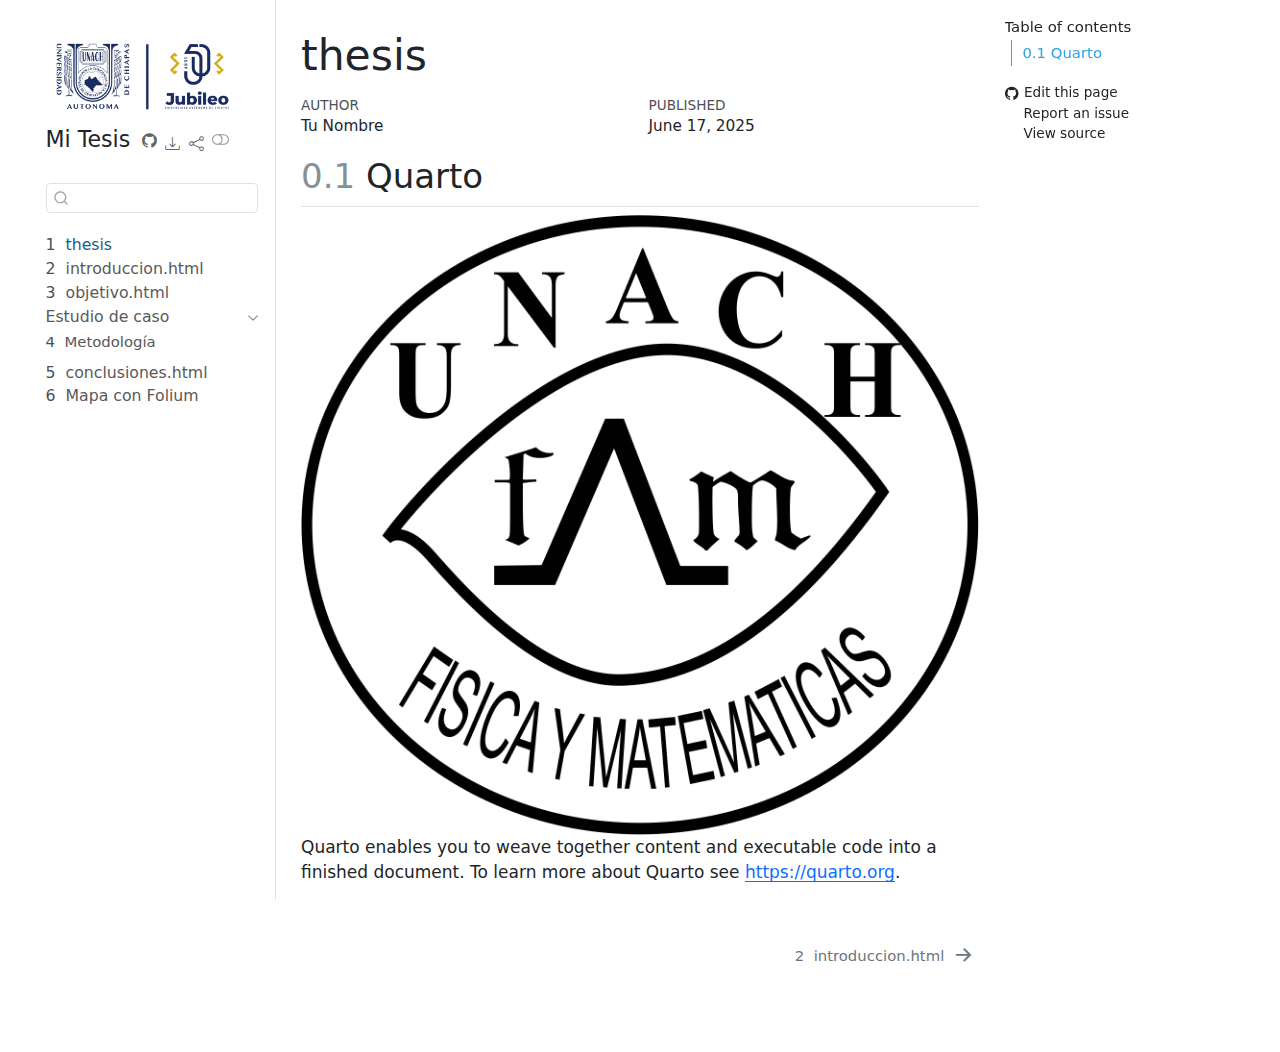
<file: docs/index.html>
<!DOCTYPE html>
<html xmlns="http://www.w3.org/1999/xhtml" lang="en" xml:lang="en"><head>

<meta charset="utf-8">
<meta name="generator" content="quarto-1.7.31">

<meta name="viewport" content="width=device-width, initial-scale=1.0, user-scalable=yes">

<meta name="author" content="Tu Nombre">
<meta name="dcterms.date" content="2025-06-17">

<title>thesis</title>
<style>
code{white-space: pre-wrap;}
span.smallcaps{font-variant: small-caps;}
div.columns{display: flex; gap: min(4vw, 1.5em);}
div.column{flex: auto; overflow-x: auto;}
div.hanging-indent{margin-left: 1.5em; text-indent: -1.5em;}
ul.task-list{list-style: none;}
ul.task-list li input[type="checkbox"] {
  width: 0.8em;
  margin: 0 0.8em 0.2em -1em; /* quarto-specific, see https://github.com/quarto-dev/quarto-cli/issues/4556 */ 
  vertical-align: middle;
}
</style>


<script src="site_libs/quarto-nav/quarto-nav.js"></script>
<script src="site_libs/quarto-nav/headroom.min.js"></script>
<script src="site_libs/clipboard/clipboard.min.js"></script>
<script src="site_libs/quarto-search/autocomplete.umd.js"></script>
<script src="site_libs/quarto-search/fuse.min.js"></script>
<script src="site_libs/quarto-search/quarto-search.js"></script>
<meta name="quarto:offset" content="./">
<link href="./introduccion.html" rel="next">
<script src="site_libs/quarto-html/quarto.js" type="module"></script>
<script src="site_libs/quarto-html/tabsets/tabsets.js" type="module"></script>
<script src="site_libs/quarto-html/popper.min.js"></script>
<script src="site_libs/quarto-html/tippy.umd.min.js"></script>
<script src="site_libs/quarto-html/anchor.min.js"></script>
<link href="site_libs/quarto-html/tippy.css" rel="stylesheet">
<link href="site_libs/quarto-html/quarto-syntax-highlighting-e1a5c8363afafaef2c763b6775fbf3ca.css" rel="stylesheet" class="quarto-color-scheme" id="quarto-text-highlighting-styles">
<link href="site_libs/quarto-html/quarto-syntax-highlighting-dark-8ef56b68f8fa1e9d2ba328e99e439f80.css" rel="stylesheet" class="quarto-color-scheme quarto-color-alternate" id="quarto-text-highlighting-styles">
<link href="site_libs/quarto-html/quarto-syntax-highlighting-e1a5c8363afafaef2c763b6775fbf3ca.css" rel="stylesheet" class="quarto-color-scheme-extra" id="quarto-text-highlighting-styles">
<script src="site_libs/bootstrap/bootstrap.min.js"></script>
<link href="site_libs/bootstrap/bootstrap-icons.css" rel="stylesheet">
<link href="site_libs/bootstrap/bootstrap-55bbb681d56ddd1511ace36a7abbe853.min.css" rel="stylesheet" append-hash="true" class="quarto-color-scheme" id="quarto-bootstrap" data-mode="light">
<link href="site_libs/bootstrap/bootstrap-dark-5c7f173460c4846ca32ac18b90b169c9.min.css" rel="stylesheet" append-hash="true" class="quarto-color-scheme quarto-color-alternate" id="quarto-bootstrap" data-mode="dark">
<link href="site_libs/bootstrap/bootstrap-55bbb681d56ddd1511ace36a7abbe853.min.css" rel="stylesheet" append-hash="true" class="quarto-color-scheme-extra" id="quarto-bootstrap" data-mode="light">
<script id="quarto-search-options" type="application/json">{
  "location": "sidebar",
  "copy-button": false,
  "collapse-after": 3,
  "panel-placement": "start",
  "type": "textbox",
  "limit": 50,
  "keyboard-shortcut": [
    "f",
    "/",
    "s"
  ],
  "show-item-context": false,
  "language": {
    "search-no-results-text": "No results",
    "search-matching-documents-text": "matching documents",
    "search-copy-link-title": "Copy link to search",
    "search-hide-matches-text": "Hide additional matches",
    "search-more-match-text": "more match in this document",
    "search-more-matches-text": "more matches in this document",
    "search-clear-button-title": "Clear",
    "search-text-placeholder": "",
    "search-detached-cancel-button-title": "Cancel",
    "search-submit-button-title": "Submit",
    "search-label": "Search"
  }
}</script>


<link rel="stylesheet" href="styles.css">
<meta property="og:title" content="Mi Tesis">
<meta property="og:description" content="">
<meta property="og:image" content="logos/FCFM-UNACH.png">
<meta property="og:site_name" content="Mi Tesis">
<meta name="twitter:title" content="Mi Tesis">
<meta name="twitter:description" content="">
<meta name="twitter:image" content="logos/FCFM-UNACH.png">
<meta name="twitter:card" content="summary_large_image">
</head>

<body class="nav-sidebar floating quarto-light"><script id="quarto-html-before-body" type="application/javascript">
    const toggleBodyColorMode = (bsSheetEl) => {
      const mode = bsSheetEl.getAttribute("data-mode");
      const bodyEl = window.document.querySelector("body");
      if (mode === "dark") {
        bodyEl.classList.add("quarto-dark");
        bodyEl.classList.remove("quarto-light");
      } else {
        bodyEl.classList.add("quarto-light");
        bodyEl.classList.remove("quarto-dark");
      }
    }
    const toggleBodyColorPrimary = () => {
      const bsSheetEl = window.document.querySelector("link#quarto-bootstrap:not([rel=disabled-stylesheet])");
      if (bsSheetEl) {
        toggleBodyColorMode(bsSheetEl);
      }
    }
    const setColorSchemeToggle = (alternate) => {
      const toggles = window.document.querySelectorAll('.quarto-color-scheme-toggle');
      for (let i=0; i < toggles.length; i++) {
        const toggle = toggles[i];
        if (toggle) {
          if (alternate) {
            toggle.classList.add("alternate");
          } else {
            toggle.classList.remove("alternate");
          }
        }
      }
    };
    const toggleColorMode = (alternate) => {
      // Switch the stylesheets
      const primaryStylesheets = window.document.querySelectorAll('link.quarto-color-scheme:not(.quarto-color-alternate)');
      const alternateStylesheets = window.document.querySelectorAll('link.quarto-color-scheme.quarto-color-alternate');
      manageTransitions('#quarto-margin-sidebar .nav-link', false);
      if (alternate) {
        // note: dark is layered on light, we don't disable primary!
        enableStylesheet(alternateStylesheets);
        for (const sheetNode of alternateStylesheets) {
          if (sheetNode.id === "quarto-bootstrap") {
            toggleBodyColorMode(sheetNode);
          }
        }
      } else {
        disableStylesheet(alternateStylesheets);
        enableStylesheet(primaryStylesheets)
        toggleBodyColorPrimary();
      }
      manageTransitions('#quarto-margin-sidebar .nav-link', true);
      // Switch the toggles
      setColorSchemeToggle(alternate)
      // Hack to workaround the fact that safari doesn't
      // properly recolor the scrollbar when toggling (#1455)
      if (navigator.userAgent.indexOf('Safari') > 0 && navigator.userAgent.indexOf('Chrome') == -1) {
        manageTransitions("body", false);
        window.scrollTo(0, 1);
        setTimeout(() => {
          window.scrollTo(0, 0);
          manageTransitions("body", true);
        }, 40);
      }
    }
    const disableStylesheet = (stylesheets) => {
      for (let i=0; i < stylesheets.length; i++) {
        const stylesheet = stylesheets[i];
        stylesheet.rel = 'disabled-stylesheet';
      }
    }
    const enableStylesheet = (stylesheets) => {
      for (let i=0; i < stylesheets.length; i++) {
        const stylesheet = stylesheets[i];
        if(stylesheet.rel !== 'stylesheet') { // for Chrome, which will still FOUC without this check
          stylesheet.rel = 'stylesheet';
        }
      }
    }
    const manageTransitions = (selector, allowTransitions) => {
      const els = window.document.querySelectorAll(selector);
      for (let i=0; i < els.length; i++) {
        const el = els[i];
        if (allowTransitions) {
          el.classList.remove('notransition');
        } else {
          el.classList.add('notransition');
        }
      }
    }
    const isFileUrl = () => {
      return window.location.protocol === 'file:';
    }
    const hasAlternateSentinel = () => {
      let styleSentinel = getColorSchemeSentinel();
      if (styleSentinel !== null) {
        return styleSentinel === "alternate";
      } else {
        return false;
      }
    }
    const setStyleSentinel = (alternate) => {
      const value = alternate ? "alternate" : "default";
      if (!isFileUrl()) {
        window.localStorage.setItem("quarto-color-scheme", value);
      } else {
        localAlternateSentinel = value;
      }
    }
    const getColorSchemeSentinel = () => {
      if (!isFileUrl()) {
        const storageValue = window.localStorage.getItem("quarto-color-scheme");
        return storageValue != null ? storageValue : localAlternateSentinel;
      } else {
        return localAlternateSentinel;
      }
    }
    const toggleGiscusIfUsed = (isAlternate, darkModeDefault) => {
      const baseTheme = document.querySelector('#giscus-base-theme')?.value ?? 'light';
      const alternateTheme = document.querySelector('#giscus-alt-theme')?.value ?? 'dark';
      let newTheme = '';
      if(authorPrefersDark) {
        newTheme = isAlternate ? baseTheme : alternateTheme;
      } else {
        newTheme = isAlternate ? alternateTheme : baseTheme;
      }
      const changeGiscusTheme = () => {
        // From: https://github.com/giscus/giscus/issues/336
        const sendMessage = (message) => {
          const iframe = document.querySelector('iframe.giscus-frame');
          if (!iframe) return;
          iframe.contentWindow.postMessage({ giscus: message }, 'https://giscus.app');
        }
        sendMessage({
          setConfig: {
            theme: newTheme
          }
        });
      }
      const isGiscussLoaded = window.document.querySelector('iframe.giscus-frame') !== null;
      if (isGiscussLoaded) {
        changeGiscusTheme();
      }
    };
    const authorPrefersDark = false;
    const darkModeDefault = authorPrefersDark;
      document.querySelector('link#quarto-text-highlighting-styles.quarto-color-scheme-extra').rel = 'disabled-stylesheet';
      document.querySelector('link#quarto-bootstrap.quarto-color-scheme-extra').rel = 'disabled-stylesheet';
    let localAlternateSentinel = darkModeDefault ? 'alternate' : 'default';
    // Dark / light mode switch
    window.quartoToggleColorScheme = () => {
      // Read the current dark / light value
      let toAlternate = !hasAlternateSentinel();
      toggleColorMode(toAlternate);
      setStyleSentinel(toAlternate);
      toggleGiscusIfUsed(toAlternate, darkModeDefault);
      window.dispatchEvent(new Event('resize'));
    };
    // Switch to dark mode if need be
    if (hasAlternateSentinel()) {
      toggleColorMode(true);
    } else {
      toggleColorMode(false);
    }
  </script>

<div id="quarto-search-results"></div>
  <header id="quarto-header" class="headroom fixed-top">
  <nav class="quarto-secondary-nav">
    <div class="container-fluid d-flex">
      <button type="button" class="quarto-btn-toggle btn" data-bs-toggle="collapse" role="button" data-bs-target=".quarto-sidebar-collapse-item" aria-controls="quarto-sidebar" aria-expanded="false" aria-label="Toggle sidebar navigation" onclick="if (window.quartoToggleHeadroom) { window.quartoToggleHeadroom(); }">
        <i class="bi bi-layout-text-sidebar-reverse"></i>
      </button>
        <nav class="quarto-page-breadcrumbs" aria-label="breadcrumb"><ol class="breadcrumb"><li class="breadcrumb-item"><a href="./index.html"><span class="chapter-number">1</span>&nbsp; <span class="chapter-title">thesis</span></a></li></ol></nav>
        <a class="flex-grow-1" role="navigation" data-bs-toggle="collapse" data-bs-target=".quarto-sidebar-collapse-item" aria-controls="quarto-sidebar" aria-expanded="false" aria-label="Toggle sidebar navigation" onclick="if (window.quartoToggleHeadroom) { window.quartoToggleHeadroom(); }">      
        </a>
      <button type="button" class="btn quarto-search-button" aria-label="Search" onclick="window.quartoOpenSearch();">
        <i class="bi bi-search"></i>
      </button>
    </div>
  </nav>
</header>
<!-- content -->
<div id="quarto-content" class="quarto-container page-columns page-rows-contents page-layout-article">
<!-- sidebar -->
  <nav id="quarto-sidebar" class="sidebar collapse collapse-horizontal quarto-sidebar-collapse-item sidebar-navigation floating overflow-auto">
    <div class="pt-lg-2 mt-2 text-left sidebar-header sidebar-header-stacked">
      <a href="./index.html" class="sidebar-logo-link">
      <img src="./logos/logo_jubileo.png" alt="" class="sidebar-logo py-0 d-lg-inline d-none">
      </a>
    <div class="sidebar-title mb-0 py-0">
      <a href="./">Mi Tesis</a> 
        <div class="sidebar-tools-main tools-wide">
    <a href="https://github.com/AngelaOrtiz25/thesis" title="Source Code" class="quarto-navigation-tool px-1" aria-label="Source Code"><i class="bi bi-github"></i></a>
    <div class="dropdown">
      <a href="" title="Download" id="quarto-navigation-tool-dropdown-0" class="quarto-navigation-tool dropdown-toggle px-1" data-bs-toggle="dropdown" aria-expanded="false" role="link" aria-label="Download"><i class="bi bi-download"></i></a>
      <ul class="dropdown-menu" aria-labelledby="quarto-navigation-tool-dropdown-0">
          <li>
            <a class="dropdown-item sidebar-tools-main-item" href="./Tesis_AYOD.pdf">
              <i class="bi bi-file-pdf pe-1"></i>
            Download PDF
            </a>
          </li>
          <li>
            <a class="dropdown-item sidebar-tools-main-item" href="./Tesis_AYOD.epub">
              <i class="bi bi-journal pe-1"></i>
            Download ePub
            </a>
          </li>
      </ul>
    </div>
    <div class="dropdown">
      <a href="" title="Share" id="quarto-navigation-tool-dropdown-1" class="quarto-navigation-tool dropdown-toggle px-1" data-bs-toggle="dropdown" aria-expanded="false" role="link" aria-label="Share"><i class="bi bi-share"></i></a>
      <ul class="dropdown-menu" aria-labelledby="quarto-navigation-tool-dropdown-1">
          <li>
            <a class="dropdown-item sidebar-tools-main-item" href="https://twitter.com/intent/tweet?url=|url|">
              <i class="bi bi-twitter pe-1"></i>
            Twitter
            </a>
          </li>
          <li>
            <a class="dropdown-item sidebar-tools-main-item" href="https://www.facebook.com/sharer/sharer.php?u=|url|">
              <i class="bi bi-facebook pe-1"></i>
            Facebook
            </a>
          </li>
      </ul>
    </div>
  <a href="" class="quarto-color-scheme-toggle quarto-navigation-tool  px-1" onclick="window.quartoToggleColorScheme(); return false;" title="Toggle dark mode"><i class="bi"></i></a>
</div>
    </div>
      </div>
        <div class="mt-2 flex-shrink-0 align-items-center">
        <div class="sidebar-search">
        <div id="quarto-search" class="" title="Search"></div>
        </div>
        </div>
    <div class="sidebar-menu-container"> 
    <ul class="list-unstyled mt-1">
        <li class="sidebar-item">
  <div class="sidebar-item-container"> 
  <a href="./index.html" class="sidebar-item-text sidebar-link active">
 <span class="menu-text"><span class="chapter-number">1</span>&nbsp; <span class="chapter-title">thesis</span></span></a>
  </div>
</li>
        <li class="sidebar-item">
  <div class="sidebar-item-container"> 
  <a href="./introduccion.html" class="sidebar-item-text sidebar-link">
 <span class="menu-text"><span class="chapter-number">2</span>&nbsp; <span class="chapter-title">introduccion.html</span></span></a>
  </div>
</li>
        <li class="sidebar-item">
  <div class="sidebar-item-container"> 
  <a href="./objetivo.html" class="sidebar-item-text sidebar-link">
 <span class="menu-text"><span class="chapter-number">3</span>&nbsp; <span class="chapter-title">objetivo.html</span></span></a>
  </div>
</li>
        <li class="sidebar-item sidebar-item-section">
      <div class="sidebar-item-container"> 
            <a href="./estudio.html" class="sidebar-item-text sidebar-link">
 <span class="menu-text">Estudio de caso</span></a>
          <a class="sidebar-item-toggle text-start" data-bs-toggle="collapse" data-bs-target="#quarto-sidebar-section-1" role="navigation" aria-expanded="true" aria-label="Toggle section">
            <i class="bi bi-chevron-right ms-2"></i>
          </a> 
      </div>
      <ul id="quarto-sidebar-section-1" class="collapse list-unstyled sidebar-section depth1 show">  
          <li class="sidebar-item">
  <div class="sidebar-item-container"> 
  <a href="./metodologia.html" class="sidebar-item-text sidebar-link">
 <span class="menu-text"><span class="chapter-number">4</span>&nbsp; <span class="chapter-title">Metodología</span></span></a>
  </div>
</li>
      </ul>
  </li>
        <li class="sidebar-item">
  <div class="sidebar-item-container"> 
  <a href="./conclusiones.html" class="sidebar-item-text sidebar-link">
 <span class="menu-text"><span class="chapter-number">5</span>&nbsp; <span class="chapter-title">conclusiones.html</span></span></a>
  </div>
</li>
        <li class="sidebar-item">
  <div class="sidebar-item-container"> 
  <a href="./mapa.html" class="sidebar-item-text sidebar-link">
 <span class="menu-text"><span class="chapter-number">6</span>&nbsp; <span class="chapter-title">Mapa con Folium</span></span></a>
  </div>
</li>
    </ul>
    </div>
</nav>
<div id="quarto-sidebar-glass" class="quarto-sidebar-collapse-item" data-bs-toggle="collapse" data-bs-target=".quarto-sidebar-collapse-item"></div>
<!-- margin-sidebar -->
    <div id="quarto-margin-sidebar" class="sidebar margin-sidebar">
        <nav id="TOC" role="doc-toc" class="toc-active">
    <h2 id="toc-title">Table of contents</h2>
   
  <ul>
  <li><a href="#quarto" id="toc-quarto" class="nav-link active" data-scroll-target="#quarto"><span class="header-section-number">0.1</span> Quarto</a></li>
  </ul>
<div class="toc-actions"><ul><li><a href="https://github.com/AngelaOrtiz25/thesis/edit/main/index.qmd" class="toc-action"><i class="bi bi-github"></i>Edit this page</a></li><li><a href="https://github.com/AngelaOrtiz25/thesis/issues/new" class="toc-action"><i class="bi empty"></i>Report an issue</a></li><li><a href="https://github.com/AngelaOrtiz25/thesis/blob/main/index.qmd" class="toc-action"><i class="bi empty"></i>View source</a></li></ul></div></nav>
    </div>
<!-- main -->
<main class="content" id="quarto-document-content">


<header id="title-block-header" class="quarto-title-block default">
<div class="quarto-title">
<h1 class="title">thesis</h1>
</div>



<div class="quarto-title-meta">

    <div>
    <div class="quarto-title-meta-heading">Author</div>
    <div class="quarto-title-meta-contents">
             <p>Tu Nombre </p>
          </div>
  </div>
    
    <div>
    <div class="quarto-title-meta-heading">Published</div>
    <div class="quarto-title-meta-contents">
      <p class="date">June 17, 2025</p>
    </div>
  </div>
  
    
  </div>
  


</header>



<section id="quarto" class="level2" data-number="0.1">
<h2 data-number="0.1" class="anchored" data-anchor-id="quarto"><span class="header-section-number">0.1</span> Quarto</h2><p><img src="logos/FCFM-UNACH.png" title="Mi Tesis" class="quarto-cover-image nolightbox img-fluid"></p>
<p>Quarto enables you to weave together content and executable code into a finished document. To learn more about Quarto see <a href="https://quarto.org" class="uri">https://quarto.org</a>.</p>


</section>

</main> <!-- /main -->
<!-- Bootstrap y DataTables -->

<link href="https://cdn.jsdelivr.net/npm/bootstrap@5.1.3/dist/css/bootstrap.min.css" rel="stylesheet">

<script src="https://code.jquery.com/jquery-3.6.0.min.js"></script>

<script src="https://cdn.datatables.net/1.11.5/js/jquery.dataTables.min.js"></script>

<link rel="stylesheet" href="https://cdn.datatables.net/1.11.5/css/dataTables.bootstrap5.min.css">

<!-- Botones de exportación -->

<script src="https://cdn.datatables.net/buttons/2.2.2/js/dataTables.buttons.min.js"></script>

<script src="https://cdn.datatables.net/buttons/2.2.2/js/buttons.html5.min.js"></script>
<script id="quarto-html-after-body" type="application/javascript">
  window.document.addEventListener("DOMContentLoaded", function (event) {
    // Ensure there is a toggle, if there isn't float one in the top right
    if (window.document.querySelector('.quarto-color-scheme-toggle') === null) {
      const a = window.document.createElement('a');
      a.classList.add('top-right');
      a.classList.add('quarto-color-scheme-toggle');
      a.href = "";
      a.onclick = function() { try { window.quartoToggleColorScheme(); } catch {} return false; };
      const i = window.document.createElement("i");
      i.classList.add('bi');
      a.appendChild(i);
      window.document.body.appendChild(a);
    }
    setColorSchemeToggle(hasAlternateSentinel())
    const icon = "";
    const anchorJS = new window.AnchorJS();
    anchorJS.options = {
      placement: 'right',
      icon: icon
    };
    anchorJS.add('.anchored');
    const isCodeAnnotation = (el) => {
      for (const clz of el.classList) {
        if (clz.startsWith('code-annotation-')) {                     
          return true;
        }
      }
      return false;
    }
    const onCopySuccess = function(e) {
      // button target
      const button = e.trigger;
      // don't keep focus
      button.blur();
      // flash "checked"
      button.classList.add('code-copy-button-checked');
      var currentTitle = button.getAttribute("title");
      button.setAttribute("title", "Copied!");
      let tooltip;
      if (window.bootstrap) {
        button.setAttribute("data-bs-toggle", "tooltip");
        button.setAttribute("data-bs-placement", "left");
        button.setAttribute("data-bs-title", "Copied!");
        tooltip = new bootstrap.Tooltip(button, 
          { trigger: "manual", 
            customClass: "code-copy-button-tooltip",
            offset: [0, -8]});
        tooltip.show();    
      }
      setTimeout(function() {
        if (tooltip) {
          tooltip.hide();
          button.removeAttribute("data-bs-title");
          button.removeAttribute("data-bs-toggle");
          button.removeAttribute("data-bs-placement");
        }
        button.setAttribute("title", currentTitle);
        button.classList.remove('code-copy-button-checked');
      }, 1000);
      // clear code selection
      e.clearSelection();
    }
    const getTextToCopy = function(trigger) {
        const codeEl = trigger.previousElementSibling.cloneNode(true);
        for (const childEl of codeEl.children) {
          if (isCodeAnnotation(childEl)) {
            childEl.remove();
          }
        }
        return codeEl.innerText;
    }
    const clipboard = new window.ClipboardJS('.code-copy-button:not([data-in-quarto-modal])', {
      text: getTextToCopy
    });
    clipboard.on('success', onCopySuccess);
    if (window.document.getElementById('quarto-embedded-source-code-modal')) {
      const clipboardModal = new window.ClipboardJS('.code-copy-button[data-in-quarto-modal]', {
        text: getTextToCopy,
        container: window.document.getElementById('quarto-embedded-source-code-modal')
      });
      clipboardModal.on('success', onCopySuccess);
    }
      var localhostRegex = new RegExp(/^(?:http|https):\/\/localhost\:?[0-9]*\//);
      var mailtoRegex = new RegExp(/^mailto:/);
        var filterRegex = new RegExp('/' + window.location.host + '/');
      var isInternal = (href) => {
          return filterRegex.test(href) || localhostRegex.test(href) || mailtoRegex.test(href);
      }
      // Inspect non-navigation links and adorn them if external
     var links = window.document.querySelectorAll('a[href]:not(.nav-link):not(.navbar-brand):not(.toc-action):not(.sidebar-link):not(.sidebar-item-toggle):not(.pagination-link):not(.no-external):not([aria-hidden]):not(.dropdown-item):not(.quarto-navigation-tool):not(.about-link)');
      for (var i=0; i<links.length; i++) {
        const link = links[i];
        if (!isInternal(link.href)) {
          // undo the damage that might have been done by quarto-nav.js in the case of
          // links that we want to consider external
          if (link.dataset.originalHref !== undefined) {
            link.href = link.dataset.originalHref;
          }
        }
      }
    function tippyHover(el, contentFn, onTriggerFn, onUntriggerFn) {
      const config = {
        allowHTML: true,
        maxWidth: 500,
        delay: 100,
        arrow: false,
        appendTo: function(el) {
            return el.parentElement;
        },
        interactive: true,
        interactiveBorder: 10,
        theme: 'quarto',
        placement: 'bottom-start',
      };
      if (contentFn) {
        config.content = contentFn;
      }
      if (onTriggerFn) {
        config.onTrigger = onTriggerFn;
      }
      if (onUntriggerFn) {
        config.onUntrigger = onUntriggerFn;
      }
      window.tippy(el, config); 
    }
    const noterefs = window.document.querySelectorAll('a[role="doc-noteref"]');
    for (var i=0; i<noterefs.length; i++) {
      const ref = noterefs[i];
      tippyHover(ref, function() {
        // use id or data attribute instead here
        let href = ref.getAttribute('data-footnote-href') || ref.getAttribute('href');
        try { href = new URL(href).hash; } catch {}
        const id = href.replace(/^#\/?/, "");
        const note = window.document.getElementById(id);
        if (note) {
          return note.innerHTML;
        } else {
          return "";
        }
      });
    }
    const xrefs = window.document.querySelectorAll('a.quarto-xref');
    const processXRef = (id, note) => {
      // Strip column container classes
      const stripColumnClz = (el) => {
        el.classList.remove("page-full", "page-columns");
        if (el.children) {
          for (const child of el.children) {
            stripColumnClz(child);
          }
        }
      }
      stripColumnClz(note)
      if (id === null || id.startsWith('sec-')) {
        // Special case sections, only their first couple elements
        const container = document.createElement("div");
        if (note.children && note.children.length > 2) {
          container.appendChild(note.children[0].cloneNode(true));
          for (let i = 1; i < note.children.length; i++) {
            const child = note.children[i];
            if (child.tagName === "P" && child.innerText === "") {
              continue;
            } else {
              container.appendChild(child.cloneNode(true));
              break;
            }
          }
          if (window.Quarto?.typesetMath) {
            window.Quarto.typesetMath(container);
          }
          return container.innerHTML
        } else {
          if (window.Quarto?.typesetMath) {
            window.Quarto.typesetMath(note);
          }
          return note.innerHTML;
        }
      } else {
        // Remove any anchor links if they are present
        const anchorLink = note.querySelector('a.anchorjs-link');
        if (anchorLink) {
          anchorLink.remove();
        }
        if (window.Quarto?.typesetMath) {
          window.Quarto.typesetMath(note);
        }
        if (note.classList.contains("callout")) {
          return note.outerHTML;
        } else {
          return note.innerHTML;
        }
      }
    }
    for (var i=0; i<xrefs.length; i++) {
      const xref = xrefs[i];
      tippyHover(xref, undefined, function(instance) {
        instance.disable();
        let url = xref.getAttribute('href');
        let hash = undefined; 
        if (url.startsWith('#')) {
          hash = url;
        } else {
          try { hash = new URL(url).hash; } catch {}
        }
        if (hash) {
          const id = hash.replace(/^#\/?/, "");
          const note = window.document.getElementById(id);
          if (note !== null) {
            try {
              const html = processXRef(id, note.cloneNode(true));
              instance.setContent(html);
            } finally {
              instance.enable();
              instance.show();
            }
          } else {
            // See if we can fetch this
            fetch(url.split('#')[0])
            .then(res => res.text())
            .then(html => {
              const parser = new DOMParser();
              const htmlDoc = parser.parseFromString(html, "text/html");
              const note = htmlDoc.getElementById(id);
              if (note !== null) {
                const html = processXRef(id, note);
                instance.setContent(html);
              } 
            }).finally(() => {
              instance.enable();
              instance.show();
            });
          }
        } else {
          // See if we can fetch a full url (with no hash to target)
          // This is a special case and we should probably do some content thinning / targeting
          fetch(url)
          .then(res => res.text())
          .then(html => {
            const parser = new DOMParser();
            const htmlDoc = parser.parseFromString(html, "text/html");
            const note = htmlDoc.querySelector('main.content');
            if (note !== null) {
              // This should only happen for chapter cross references
              // (since there is no id in the URL)
              // remove the first header
              if (note.children.length > 0 && note.children[0].tagName === "HEADER") {
                note.children[0].remove();
              }
              const html = processXRef(null, note);
              instance.setContent(html);
            } 
          }).finally(() => {
            instance.enable();
            instance.show();
          });
        }
      }, function(instance) {
      });
    }
        let selectedAnnoteEl;
        const selectorForAnnotation = ( cell, annotation) => {
          let cellAttr = 'data-code-cell="' + cell + '"';
          let lineAttr = 'data-code-annotation="' +  annotation + '"';
          const selector = 'span[' + cellAttr + '][' + lineAttr + ']';
          return selector;
        }
        const selectCodeLines = (annoteEl) => {
          const doc = window.document;
          const targetCell = annoteEl.getAttribute("data-target-cell");
          const targetAnnotation = annoteEl.getAttribute("data-target-annotation");
          const annoteSpan = window.document.querySelector(selectorForAnnotation(targetCell, targetAnnotation));
          const lines = annoteSpan.getAttribute("data-code-lines").split(",");
          const lineIds = lines.map((line) => {
            return targetCell + "-" + line;
          })
          let top = null;
          let height = null;
          let parent = null;
          if (lineIds.length > 0) {
              //compute the position of the single el (top and bottom and make a div)
              const el = window.document.getElementById(lineIds[0]);
              top = el.offsetTop;
              height = el.offsetHeight;
              parent = el.parentElement.parentElement;
            if (lineIds.length > 1) {
              const lastEl = window.document.getElementById(lineIds[lineIds.length - 1]);
              const bottom = lastEl.offsetTop + lastEl.offsetHeight;
              height = bottom - top;
            }
            if (top !== null && height !== null && parent !== null) {
              // cook up a div (if necessary) and position it 
              let div = window.document.getElementById("code-annotation-line-highlight");
              if (div === null) {
                div = window.document.createElement("div");
                div.setAttribute("id", "code-annotation-line-highlight");
                div.style.position = 'absolute';
                parent.appendChild(div);
              }
              div.style.top = top - 2 + "px";
              div.style.height = height + 4 + "px";
              div.style.left = 0;
              let gutterDiv = window.document.getElementById("code-annotation-line-highlight-gutter");
              if (gutterDiv === null) {
                gutterDiv = window.document.createElement("div");
                gutterDiv.setAttribute("id", "code-annotation-line-highlight-gutter");
                gutterDiv.style.position = 'absolute';
                const codeCell = window.document.getElementById(targetCell);
                const gutter = codeCell.querySelector('.code-annotation-gutter');
                gutter.appendChild(gutterDiv);
              }
              gutterDiv.style.top = top - 2 + "px";
              gutterDiv.style.height = height + 4 + "px";
            }
            selectedAnnoteEl = annoteEl;
          }
        };
        const unselectCodeLines = () => {
          const elementsIds = ["code-annotation-line-highlight", "code-annotation-line-highlight-gutter"];
          elementsIds.forEach((elId) => {
            const div = window.document.getElementById(elId);
            if (div) {
              div.remove();
            }
          });
          selectedAnnoteEl = undefined;
        };
          // Handle positioning of the toggle
      window.addEventListener(
        "resize",
        throttle(() => {
          elRect = undefined;
          if (selectedAnnoteEl) {
            selectCodeLines(selectedAnnoteEl);
          }
        }, 10)
      );
      function throttle(fn, ms) {
      let throttle = false;
      let timer;
        return (...args) => {
          if(!throttle) { // first call gets through
              fn.apply(this, args);
              throttle = true;
          } else { // all the others get throttled
              if(timer) clearTimeout(timer); // cancel #2
              timer = setTimeout(() => {
                fn.apply(this, args);
                timer = throttle = false;
              }, ms);
          }
        };
      }
        // Attach click handler to the DT
        const annoteDls = window.document.querySelectorAll('dt[data-target-cell]');
        for (const annoteDlNode of annoteDls) {
          annoteDlNode.addEventListener('click', (event) => {
            const clickedEl = event.target;
            if (clickedEl !== selectedAnnoteEl) {
              unselectCodeLines();
              const activeEl = window.document.querySelector('dt[data-target-cell].code-annotation-active');
              if (activeEl) {
                activeEl.classList.remove('code-annotation-active');
              }
              selectCodeLines(clickedEl);
              clickedEl.classList.add('code-annotation-active');
            } else {
              // Unselect the line
              unselectCodeLines();
              clickedEl.classList.remove('code-annotation-active');
            }
          });
        }
    const findCites = (el) => {
      const parentEl = el.parentElement;
      if (parentEl) {
        const cites = parentEl.dataset.cites;
        if (cites) {
          return {
            el,
            cites: cites.split(' ')
          };
        } else {
          return findCites(el.parentElement)
        }
      } else {
        return undefined;
      }
    };
    var bibliorefs = window.document.querySelectorAll('a[role="doc-biblioref"]');
    for (var i=0; i<bibliorefs.length; i++) {
      const ref = bibliorefs[i];
      const citeInfo = findCites(ref);
      if (citeInfo) {
        tippyHover(citeInfo.el, function() {
          var popup = window.document.createElement('div');
          citeInfo.cites.forEach(function(cite) {
            var citeDiv = window.document.createElement('div');
            citeDiv.classList.add('hanging-indent');
            citeDiv.classList.add('csl-entry');
            var biblioDiv = window.document.getElementById('ref-' + cite);
            if (biblioDiv) {
              citeDiv.innerHTML = biblioDiv.innerHTML;
            }
            popup.appendChild(citeDiv);
          });
          return popup.innerHTML;
        });
      }
    }
  });
  </script>
<nav class="page-navigation">
  <div class="nav-page nav-page-previous">
  </div>
  <div class="nav-page nav-page-next">
      <a href="./introduccion.html" class="pagination-link" aria-label="introduccion.html">
        <span class="nav-page-text"><span class="chapter-number">2</span>&nbsp; <span class="chapter-title">introduccion.html</span></span> <i class="bi bi-arrow-right-short"></i>
      </a>
  </div>
</nav>
</div> <!-- /content -->




<footer class="footer"><div class="nav-footer"><div class="nav-footer-center"><div class="toc-actions d-sm-block d-md-none"><ul><li><a href="https://github.com/AngelaOrtiz25/thesis/edit/main/index.qmd" class="toc-action"><i class="bi bi-github"></i>Edit this page</a></li><li><a href="https://github.com/AngelaOrtiz25/thesis/issues/new" class="toc-action"><i class="bi empty"></i>Report an issue</a></li><li><a href="https://github.com/AngelaOrtiz25/thesis/blob/main/index.qmd" class="toc-action"><i class="bi empty"></i>View source</a></li></ul></div></div></div></footer></body></html>
</file>
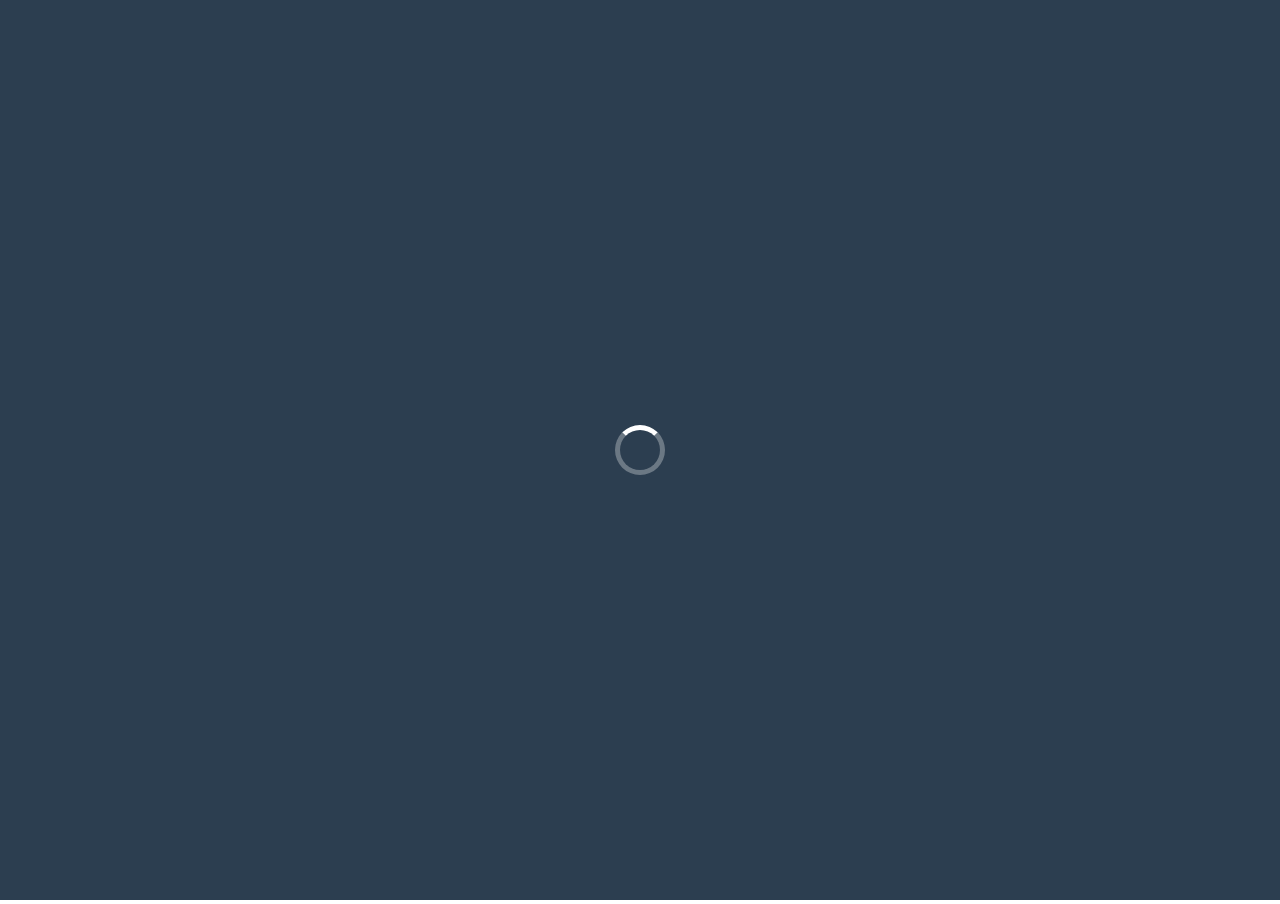
<file: mapa_chiapas.html>
<!DOCTYPE html>
<html lang="es">
<head>
    <meta charset="UTF-8">
    <meta name="viewport" content="width=device-width, initial-scale=1.0">
    <title>Mapa de Chiapas</title>
    <style>
        * {
            margin: 0;
            padding: 0;
            box-sizing: border-box;
        }
        
        body, html {
            height: 100%;
            width: 100%;
            overflow: hidden;
        }
        
        .map-container {
            position: absolute;
            top: 0;
            left: 0;
            width: 100%;
            height: 100%;
            background: #2c3e50;
        }
        
        .map-frame {
            width: 100%;
            height: 100%;
            border: none;
        }
        
        .loading {
            position: absolute;
            top: 0;
            left: 0;
            width: 100%;
            height: 100%;
            display: flex;
            justify-content: center;
            align-items: center;
            background: rgba(44, 62, 80, 0.9);
            z-index: 10;
            color: white;
            font-family: Arial, sans-serif;
        }
        
        .spinner {
            width: 50px;
            height: 50px;
            border: 5px solid rgba(255, 255, 255, 0.3);
            border-top: 5px solid #fff;
            border-radius: 50%;
            animation: spin 1s linear infinite;
        }
        
        @keyframes spin {
            0% { transform: rotate(0deg); }
            100% { transform: rotate(360deg); }
        }
    </style>
</head>
<body>
    <div class="map-container">
        <div class="loading">
            <div class="spinner"></div>
        </div>
        
        <iframe src="file:///C:/Users/yanel/OneDrive/Desktop/thesis/mapa_rutas_chiapas_completo.html" 
                class="map-frame" 
                title="Mapa de Chiapas"
                allowfullscreen="" 
                loading="lazy" 
                referrerpolicy="no-referrer-when-downgrade">
        </iframe>
    </div>

    <script>
        // Ocultar el spinner cuando el mapa esté cargado
        window.addEventListener('load', function() {
            setTimeout(function() {
                document.querySelector('.loading').style.display = 'none';
            }, 1500);
        });
    </script>
</body>
</html>
</file>
<file: docs/site_libs/quarto-html/tippy.css>
.tippy-box[data-animation=fade][data-state=hidden]{opacity:0}[data-tippy-root]{max-width:calc(100vw - 10px)}.tippy-box{position:relative;background-color:#333;color:#fff;border-radius:4px;font-size:14px;line-height:1.4;white-space:normal;outline:0;transition-property:transform,visibility,opacity}.tippy-box[data-placement^=top]>.tippy-arrow{bottom:0}.tippy-box[data-placement^=top]>.tippy-arrow:before{bottom:-7px;left:0;border-width:8px 8px 0;border-top-color:initial;transform-origin:center top}.tippy-box[data-placement^=bottom]>.tippy-arrow{top:0}.tippy-box[data-placement^=bottom]>.tippy-arrow:before{top:-7px;left:0;border-width:0 8px 8px;border-bottom-color:initial;transform-origin:center bottom}.tippy-box[data-placement^=left]>.tippy-arrow{right:0}.tippy-box[data-placement^=left]>.tippy-arrow:before{border-width:8px 0 8px 8px;border-left-color:initial;right:-7px;transform-origin:center left}.tippy-box[data-placement^=right]>.tippy-arrow{left:0}.tippy-box[data-placement^=right]>.tippy-arrow:before{left:-7px;border-width:8px 8px 8px 0;border-right-color:initial;transform-origin:center right}.tippy-box[data-inertia][data-state=visible]{transition-timing-function:cubic-bezier(.54,1.5,.38,1.11)}.tippy-arrow{width:16px;height:16px;color:#333}.tippy-arrow:before{content:"";position:absolute;border-color:transparent;border-style:solid}.tippy-content{position:relative;padding:5px 9px;z-index:1}
</file>
<file: docs/site_libs/quarto-html/quarto-syntax-highlighting-e1a5c8363afafaef2c763b6775fbf3ca.css>
/* quarto syntax highlight colors */
:root {
  --quarto-hl-ot-color: #003B4F;
  --quarto-hl-at-color: #657422;
  --quarto-hl-ss-color: #20794D;
  --quarto-hl-an-color: #5E5E5E;
  --quarto-hl-fu-color: #4758AB;
  --quarto-hl-st-color: #20794D;
  --quarto-hl-cf-color: #003B4F;
  --quarto-hl-op-color: #5E5E5E;
  --quarto-hl-er-color: #AD0000;
  --quarto-hl-bn-color: #AD0000;
  --quarto-hl-al-color: #AD0000;
  --quarto-hl-va-color: #111111;
  --quarto-hl-bu-color: inherit;
  --quarto-hl-ex-color: inherit;
  --quarto-hl-pp-color: #AD0000;
  --quarto-hl-in-color: #5E5E5E;
  --quarto-hl-vs-color: #20794D;
  --quarto-hl-wa-color: #5E5E5E;
  --quarto-hl-do-color: #5E5E5E;
  --quarto-hl-im-color: #00769E;
  --quarto-hl-ch-color: #20794D;
  --quarto-hl-dt-color: #AD0000;
  --quarto-hl-fl-color: #AD0000;
  --quarto-hl-co-color: #5E5E5E;
  --quarto-hl-cv-color: #5E5E5E;
  --quarto-hl-cn-color: #8f5902;
  --quarto-hl-sc-color: #5E5E5E;
  --quarto-hl-dv-color: #AD0000;
  --quarto-hl-kw-color: #003B4F;
}

/* other quarto variables */
:root {
  --quarto-font-monospace: SFMono-Regular, Menlo, Monaco, Consolas, "Liberation Mono", "Courier New", monospace;
}

/* syntax highlight based on Pandoc's rules */
pre > code.sourceCode > span {
  color: #003B4F;
}

code.sourceCode > span {
  color: #003B4F;
}

div.sourceCode,
div.sourceCode pre.sourceCode {
  color: #003B4F;
}

/* Normal */
code span {
  color: #003B4F;
}

/* Alert */
code span.al {
  color: #AD0000;
  font-style: inherit;
}

/* Annotation */
code span.an {
  color: #5E5E5E;
  font-style: inherit;
}

/* Attribute */
code span.at {
  color: #657422;
  font-style: inherit;
}

/* BaseN */
code span.bn {
  color: #AD0000;
  font-style: inherit;
}

/* BuiltIn */
code span.bu {
  font-style: inherit;
}

/* ControlFlow */
code span.cf {
  color: #003B4F;
  font-weight: bold;
  font-style: inherit;
}

/* Char */
code span.ch {
  color: #20794D;
  font-style: inherit;
}

/* Constant */
code span.cn {
  color: #8f5902;
  font-style: inherit;
}

/* Comment */
code span.co {
  color: #5E5E5E;
  font-style: inherit;
}

/* CommentVar */
code span.cv {
  color: #5E5E5E;
  font-style: italic;
}

/* Documentation */
code span.do {
  color: #5E5E5E;
  font-style: italic;
}

/* DataType */
code span.dt {
  color: #AD0000;
  font-style: inherit;
}

/* DecVal */
code span.dv {
  color: #AD0000;
  font-style: inherit;
}

/* Error */
code span.er {
  color: #AD0000;
  font-style: inherit;
}

/* Extension */
code span.ex {
  font-style: inherit;
}

/* Float */
code span.fl {
  color: #AD0000;
  font-style: inherit;
}

/* Function */
code span.fu {
  color: #4758AB;
  font-style: inherit;
}

/* Import */
code span.im {
  color: #00769E;
  font-style: inherit;
}

/* Information */
code span.in {
  color: #5E5E5E;
  font-style: inherit;
}

/* Keyword */
code span.kw {
  color: #003B4F;
  font-weight: bold;
  font-style: inherit;
}

/* Operator */
code span.op {
  color: #5E5E5E;
  font-style: inherit;
}

/* Other */
code span.ot {
  color: #003B4F;
  font-style: inherit;
}

/* Preprocessor */
code span.pp {
  color: #AD0000;
  font-style: inherit;
}

/* SpecialChar */
code span.sc {
  color: #5E5E5E;
  font-style: inherit;
}

/* SpecialString */
code span.ss {
  color: #20794D;
  font-style: inherit;
}

/* String */
code span.st {
  color: #20794D;
  font-style: inherit;
}

/* Variable */
code span.va {
  color: #111111;
  font-style: inherit;
}

/* VerbatimString */
code span.vs {
  color: #20794D;
  font-style: inherit;
}

/* Warning */
code span.wa {
  color: #5E5E5E;
  font-style: italic;
}

.prevent-inlining {
  content: "</";
}

/*# sourceMappingURL=c735b2cac6c846c1abc72f5ce1520814.css.map */
</file>
<file: docs/site_libs/quarto-html/quarto-syntax-highlighting-dark-8ef56b68f8fa1e9d2ba328e99e439f80.css>
/* quarto syntax highlight colors */
:root {
  --quarto-hl-al-color: #f07178;
  --quarto-hl-an-color: #d4d0ab;
  --quarto-hl-at-color: #00e0e0;
  --quarto-hl-bn-color: #d4d0ab;
  --quarto-hl-bu-color: #abe338;
  --quarto-hl-ch-color: #abe338;
  --quarto-hl-co-color: #f8f8f2;
  --quarto-hl-cv-color: #ffd700;
  --quarto-hl-cn-color: #ffd700;
  --quarto-hl-cf-color: #ffa07a;
  --quarto-hl-dt-color: #ffa07a;
  --quarto-hl-dv-color: #d4d0ab;
  --quarto-hl-do-color: #f8f8f2;
  --quarto-hl-er-color: #f07178;
  --quarto-hl-ex-color: #00e0e0;
  --quarto-hl-fl-color: #d4d0ab;
  --quarto-hl-fu-color: #ffa07a;
  --quarto-hl-im-color: #abe338;
  --quarto-hl-in-color: #d4d0ab;
  --quarto-hl-kw-color: #ffa07a;
  --quarto-hl-op-color: #ffa07a;
  --quarto-hl-ot-color: #00e0e0;
  --quarto-hl-pp-color: #dcc6e0;
  --quarto-hl-re-color: #00e0e0;
  --quarto-hl-sc-color: #abe338;
  --quarto-hl-ss-color: #abe338;
  --quarto-hl-st-color: #abe338;
  --quarto-hl-va-color: #00e0e0;
  --quarto-hl-vs-color: #abe338;
  --quarto-hl-wa-color: #dcc6e0;
}

/* other quarto variables */
:root {
  --quarto-font-monospace: SFMono-Regular, Menlo, Monaco, Consolas, "Liberation Mono", "Courier New", monospace;
}

/* syntax highlight based on Pandoc's rules */
pre > code.sourceCode > span {
  color: #f8f8f2;
}

code.sourceCode > span {
  color: #f8f8f2;
}

div.sourceCode,
div.sourceCode pre.sourceCode {
  color: #f8f8f2;
}

/* Normal */
code span {
  color: #f8f8f2;
}

/* Alert */
code span.al {
  color: #f07178;
}

/* Annotation */
code span.an {
  color: #d4d0ab;
}

/* Attribute */
code span.at {
  color: #00e0e0;
}

/* BaseN */
code span.bn {
  color: #d4d0ab;
}

/* BuiltIn */
code span.bu {
  color: #abe338;
}

/* ControlFlow */
code span.cf {
  font-weight: bold;
  color: #ffa07a;
}

/* Char */
code span.ch {
  color: #abe338;
}

/* Constant */
code span.cn {
  color: #ffd700;
}

/* Comment */
code span.co {
  font-style: italic;
  color: #f8f8f2;
}

/* CommentVar */
code span.cv {
  color: #ffd700;
}

/* Documentation */
code span.do {
  color: #f8f8f2;
}

/* DataType */
code span.dt {
  color: #ffa07a;
}

/* DecVal */
code span.dv {
  color: #d4d0ab;
}

/* Error */
code span.er {
  color: #f07178;
  text-decoration: underline;
}

/* Extension */
code span.ex {
  font-weight: bold;
  color: #00e0e0;
}

/* Float */
code span.fl {
  color: #d4d0ab;
}

/* Function */
code span.fu {
  color: #ffa07a;
}

/* Import */
code span.im {
  color: #abe338;
}

/* Information */
code span.in {
  color: #d4d0ab;
}

/* Keyword */
code span.kw {
  font-weight: bold;
  color: #ffa07a;
}

/* Operator */
code span.op {
  color: #ffa07a;
}

/* Other */
code span.ot {
  color: #00e0e0;
}

/* Preprocessor */
code span.pp {
  color: #dcc6e0;
}

/* RegionMarker */
code span.re {
  background-color: #f8f8f2;
  color: #00e0e0;
}

/* SpecialChar */
code span.sc {
  color: #abe338;
}

/* SpecialString */
code span.ss {
  color: #abe338;
}

/* String */
code span.st {
  color: #abe338;
}

/* Variable */
code span.va {
  color: #00e0e0;
}

/* VerbatimString */
code span.vs {
  color: #abe338;
}

/* Warning */
code span.wa {
  color: #dcc6e0;
}

.prevent-inlining {
  content: "</";
}

/*# sourceMappingURL=cf5278f7cea5512246cb3b41cb474b3b.css.map */
</file>
<file: docs/styles.css>
.justify {
  text-align: justify;
}
</file>
